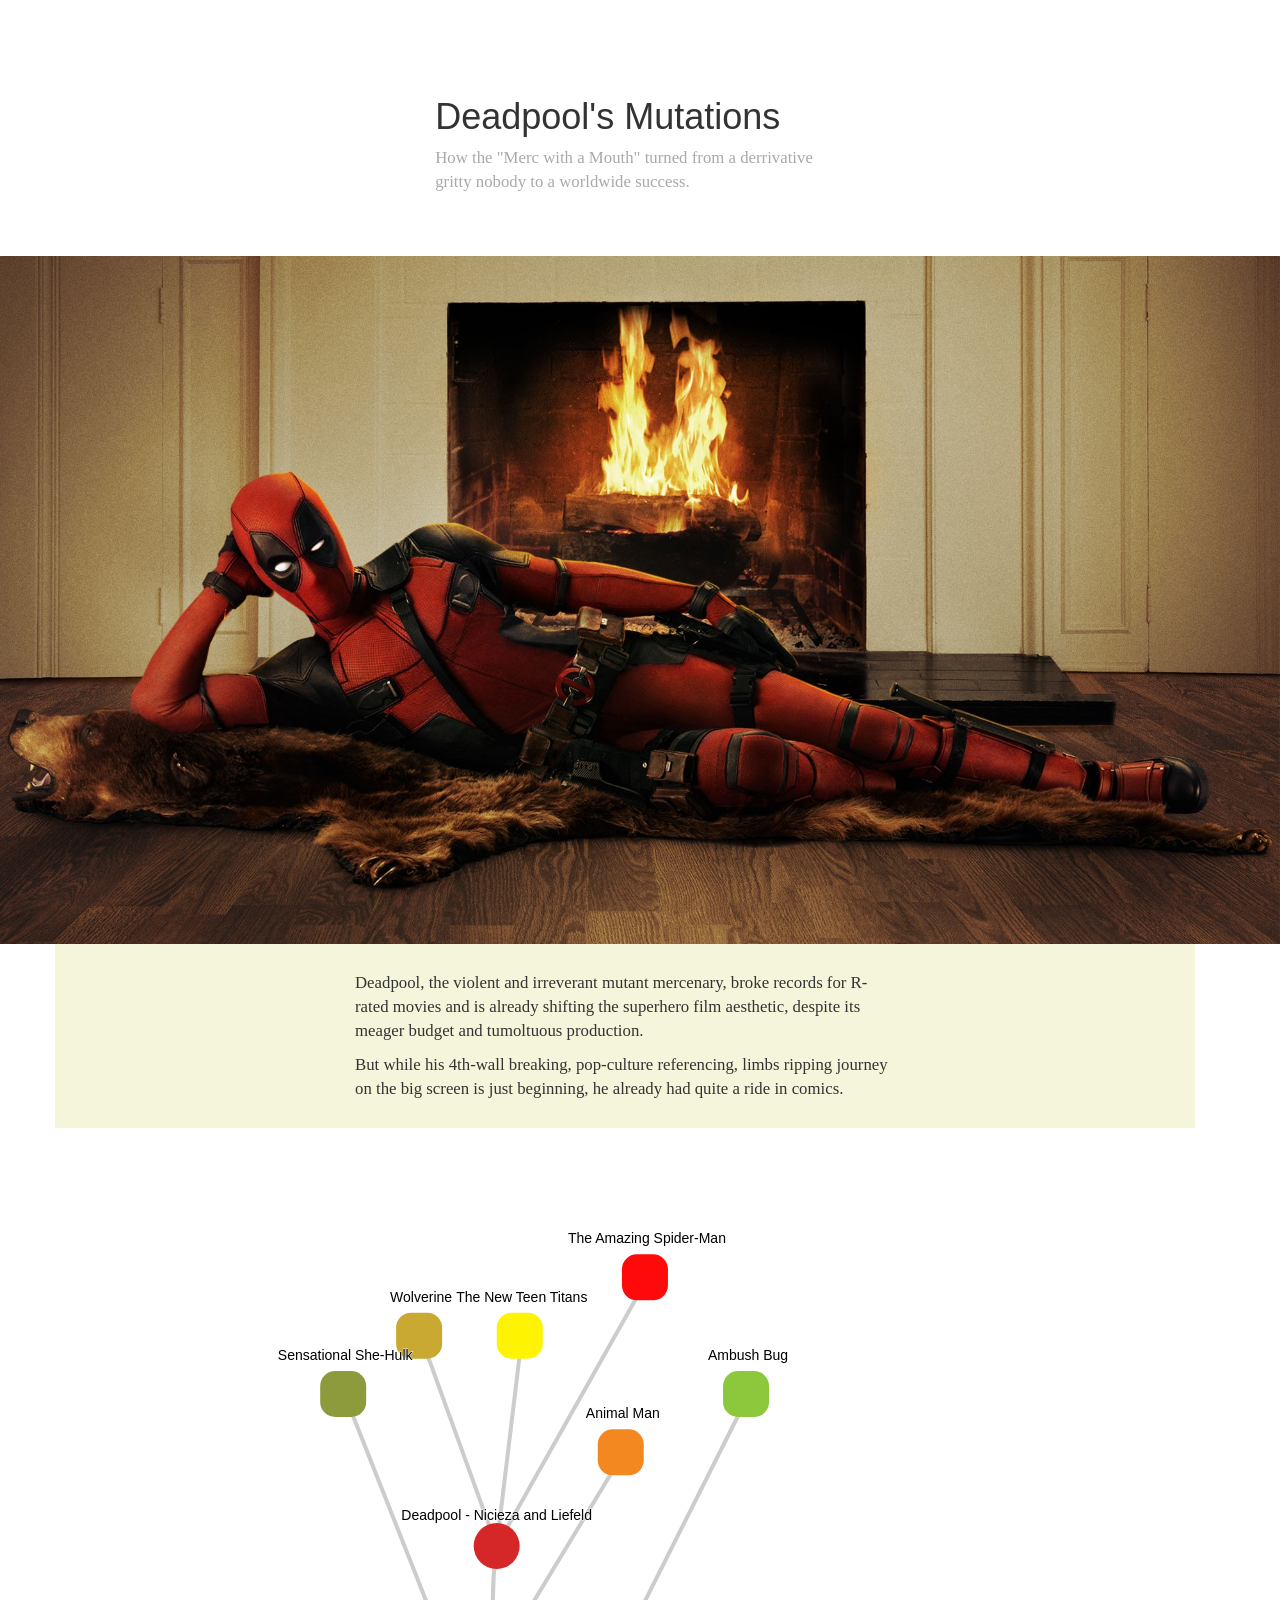
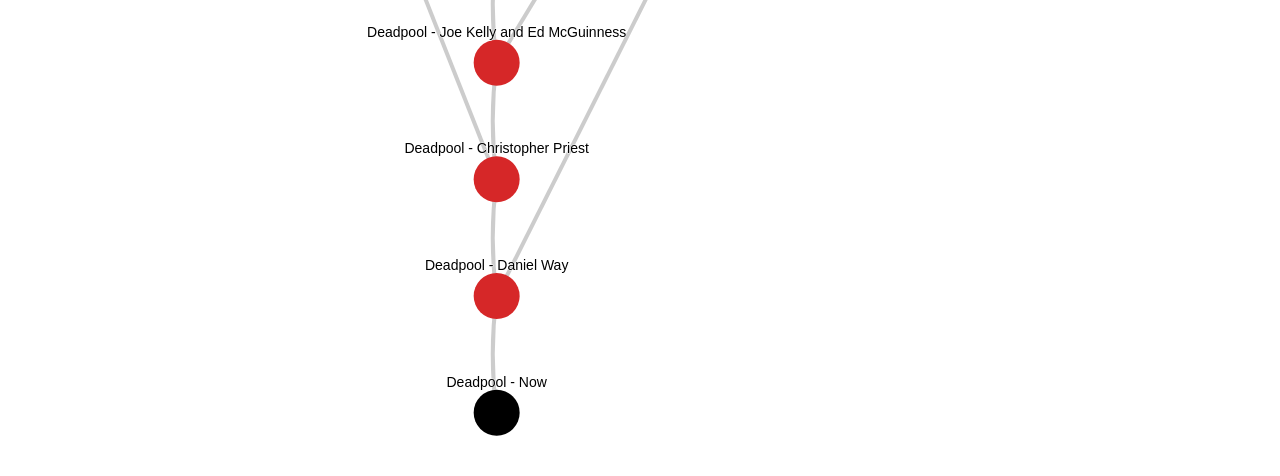
<file: index.html>
<!DOCTYPE html>
<html lang="ro-RO">

<head>
	<title>Timeline</title>
    <meta name="viewport" content="width=device-width, initial-scale=1">
    <meta charset="utf-8">
	    
    
	<link rel="stylesheet" href="css/bootstrap.min.css">
    <link rel="stylesheet" href="css/style.css">         	
    
    <script src="js/jquery-2.2.0.min.js"></script>
    <script src="js/jquery.mobile.custom.min.js"></script>  
    <script src="js/d3.v3.js"></script>
    <script src="js/dataset.js"></script>
    <script src="js/dynamic_text_eng.js"></script>
    <script src="js/plot_interaction.js"></script>
	<script src="js/bootstrap.min.js"></script>
    <script src="js/script.js"></script>
    <script src="js/velocity.min.js"></script>
    
</head>

<body>
	<div id="title">
        <div class="row">
            <h1 class="col-md-4 col-md-offset-4">Deadpool's Mutations</h1>
        </div>
        <div class="row">
            <p class="col-md-4 col-md-offset-4">How the "Merc with a Mouth" turned from a derrivative gritty nobody to a worldwide success.</p>
        </div>
	</div>    
    
    <div id="cover">
        <img src="assets/deadpool_cover.jpg"/>
    </div> 
       
	<div class="container">            
        
        <div class="row" style="background: beige">
			<div  class="col-md-6 col-md-offset-3 novertical">
				<div id="section1-text">
                    <p>Deadpool, the violent and irreverant mutant mercenary, broke records for R-rated movies and is already shifting the superhero film aesthetic, despite its meager budget and tumoltuous production.</p>
                    <p>But while his 4th-wall breaking, pop-culture referencing, limbs ripping journey on the big screen is just beginning, he already had quite a ride in comics.</p>
				</div>
			</div>
        </div>
        
        <div class="row">
            <div class="col-md-8" id="drawing_area">
                <script src="js/plot_data_force.js"></script>
                <script src="js/plot_interaction.js"></script>
            </div>
            <div id="writing_area" class="col-md-4">                
                <div id="detail_text" class="affix carousel slide" data-ride="carousel" data-interval="false">                    
                </div>
            </div>
        </div>    
        
    </div>    
    <div id="footer"></div>
</body>

</html>
</file>
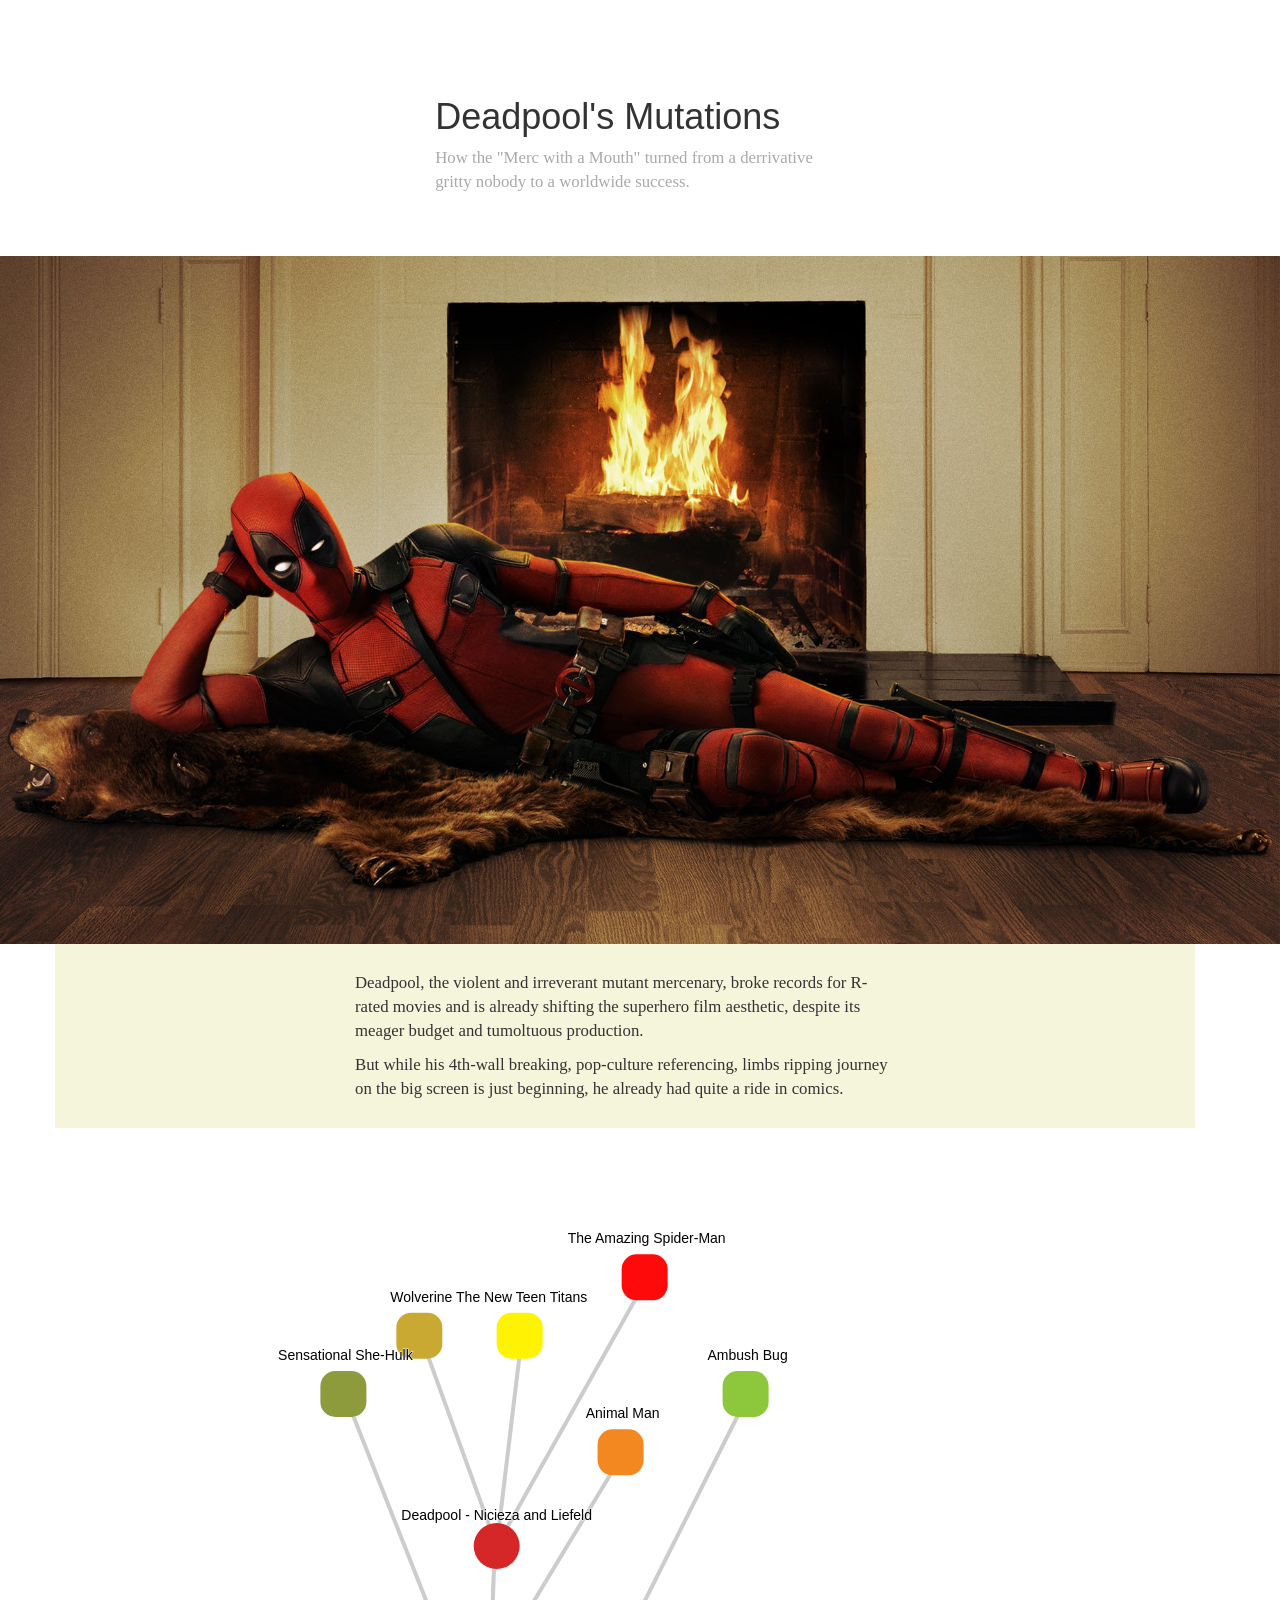
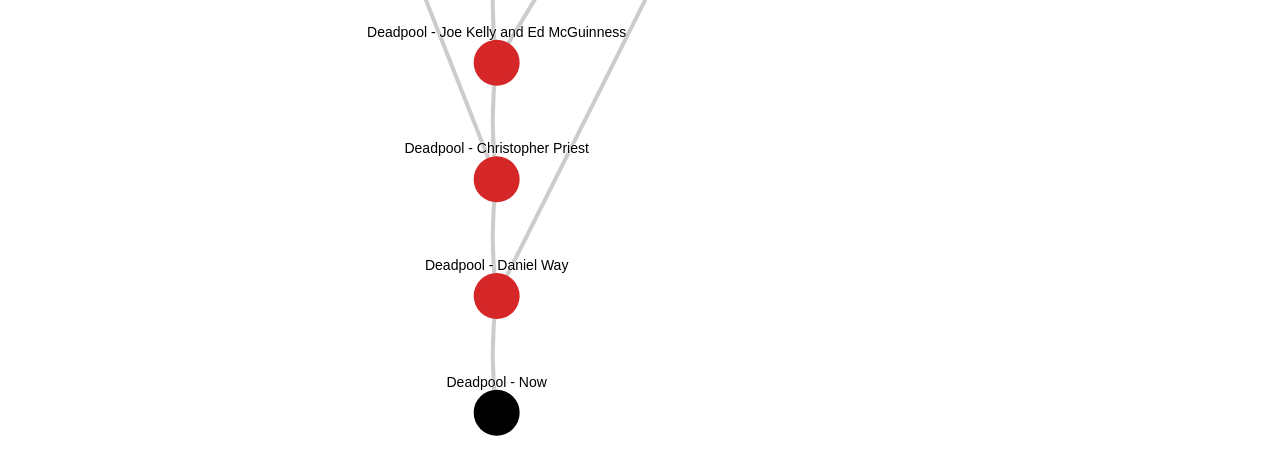
<file: timeline.html>
<!DOCTYPE html>
<html lang="ro-RO">

<head>
	<title>Timeline</title>
    <meta name="viewport" content="width=device-width, initial-scale=1">
    <meta charset="utf-8">
	    
    
	<link rel="stylesheet" href="css/bootstrap.min.css">
    <link rel="stylesheet" href="css/style.css">         	
    
    <script src="js/jquery-2.2.0.min.js"></script>
    <script src="js/jquery.mobile.custom.min.js"></script>  
    <script src="js/d3.v3.js"></script>
    <script src="js/dataset.js"></script>
    <script src="js/dynamic_text_eng.js"></script>
    <script src="js/plot_interaction.js"></script>
	<script src="js/bootstrap.min.js"></script>
    <script src="js/script.js"></script>
    <script src="js/velocity.min.js"></script>
    
</head>

<body>
	<div id="title">
        <div class="row">
            <h1 class="col-md-4 col-md-offset-4">Deadpool's Mutations</h1>
        </div>
        <div class="row">
            <p class="col-md-4 col-md-offset-4">How the "Merc with a Mouth" turned from a derrivative gritty nobody to a worldwide success.</p>
        </div>
	</div>    
    
    <div id="cover">
        <img src="assets/deadpool_cover.jpg"/>
    </div> 
       
	<div class="container">            
        
        <div class="row" style="background: beige">
			<div  class="col-md-6 col-md-offset-3 novertical">
				<div id="section1-text">
                    <p>Deadpool, the violent and irreverant mutant mercenary, broke records for R-rated movies and is already shifting the superhero film aesthetic, despite its meager budget and tumoltuous production.</p>
                    <p>But while his 4th-wall breaking, pop-culture referencing, limbs ripping journey on the big screen is just beginning, he already had quite a ride in comics.</p>
				</div>
			</div>
        </div>
        
        <div class="row">
            <div class="col-md-8" id="drawing_area">
                <script src="js/plot_data_force.js"></script>
                <script src="js/plot_interaction.js"></script>
            </div>
            <div id="writing_area" class="col-md-4">                
                <div id="detail_text" class="affix carousel slide" data-ride="carousel" data-interval="false">                    
                </div>
            </div>
        </div>    
        
    </div>    
    
    <div id="preloaded-images">
        <img src="assets/deathstroke.jpg" width="1" height="1" alt="Image 01" />
        <img src="assets/deathstroke2.jpg" width="1" height="1" alt="Image 02" />
        <img src="assets/deathstroke3.jpg" width="1" height="1" alt="Image 03" />
        
        <img src="assets/spiderman.jpg" width="1" height="1" alt="Image 01" />
                
        <img src="assets/wolverine1.jpg" width="1" height="1" alt="Image 02" />
        <img src="assets/wolverine2.jpg" width="1" height="1" alt="Image 03" />
        
        <img src="assets/deadpoolv11.jpg" width="1" height="1" alt="Image 01" />
        <img src="assets/deadpoolv12.jpg" width="1" height="1" alt="Image 02" />
        <img src="assets/deadpoolv13.jpg" width="1" height="1" alt="Image 03" />
        
        <img src="assets/animalman1.jpg" width="1" height="1" alt="Image 01" />
        <img src="assets/animalman2.jpg" width="1" height="1" alt="Image 02" />       
        
        <img src="assets/deadpoolv21.jpg" width="1" height="1" alt="Image 01" />
        <img src="assets/deadpoolv22.jpg" width="1" height="1" alt="Image 02" />
        <img src="assets/deadpoolv23.jpg" width="1" height="1" alt="Image 03" /> 
        <img src="assets/deadpoolv24.jpg" width="1" height="1" alt="Image 02" />
        <img src="assets/deadpoolv25.jpg" width="1" height="1" alt="Image 03" />
        
        <img src="assets/shehulk1.jpg" width="1" height="1" alt="Image 01" />
        <img src="assets/shehulk2.jpg" width="1" height="1" alt="Image 02" />        
        
        <img src="assets/deadpoolv251.png" width="1" height="1" alt="Image 01" />
        <img src="assets/deadpoolv252.png" width="1" height="1" alt="Image 02" />
        
        <img src="assets/ambushbug.jpg" width="1" height="1" alt="Image 01" />
        
        <img src="assets/deadpoolv31.jpg" width="1" height="1" alt="Image 01" />
        <img src="assets/deadpoolv32.jpg" width="1" height="1" alt="Image 02" />
        <img src="assets/deadpoolv33.jpg" width="1" height="1" alt="Image 03" /> 
        <img src="assets/deadpoolv34.jpg" width="1" height="1" alt="Image 02" />
                
        <img src="assets/deadpoolv41.jpg" width="1" height="1" alt="Image 01" />
        <img src="assets/deadpoolv42.jpg" width="1" height="1" alt="Image 02" />
        <img src="assets/deadpoolv43.png" width="1" height="1" alt="Image 03" /> 
        <img src="assets/deadpoolv44.jpg" width="1" height="1" alt="Image 02" />
        <img src="assets/deadpoolv45.jpg" width="1" height="1" alt="Image 02" />
    </div>
       
</body>

</html>
</file>
<file: css/style.css>
path{
    stroke:#ccc;
    stroke-width: 5px;
    fill:none;
}

p {
    font-family: Cambria, Cochin, Georgia, Times, Times New Roman, serif;
    font-size: 1.2em;
}

.row{
    width: 100%;
}

.carousel-caption{
    background: rgba(0,0,0,0.5);
    right: 0%;
    left: 0%;
    padding-bottom: 6%;
    padding-left: 3%;
    padding-right: 3%;
    bottom:0%;
}

.carousel-caption:hover{
    background: rgba(0,0,0,0.7);
    right: 0%;
    left: 0%;
    padding-bottom: 6%;
    bottom:0%;
}

.carousel-caption p{
    font-family: 'Gill Sans', 'Gill Sans MT', Calibri, 'Trebuchet MS', sans-serif;
    font-size: 1em;
}

.carousel-indicators{
    bottom: 3%;;
}

.carousel-indicators:hover ~ .carousel-inner > .item.active > .carousel-caption {
    background: rgba(0,0,0,0.7);
}

img:hover + .carousel-caption {
    visibility: hidden;
}

.fake_column {
    background-color: grey;
}

.mobile_writing_area {
        margin-left: '0px';
        margin-right: '0px';
        padding-left: '0px';
        padding-right: '0px';
        width: '100vw';
}

#title {
    margin-top: 6%;    
    margin-bottom: 4%;
    margin-left: 1%;    
}

#title p{
    font-size: larger;
    color: darkgray;
}

#cover img{
    width: 100%;
}

#section1-text{
    margin-top: 5%;
    margin-bottom: 5%;
}

#drawing_area{
    margin-top: 6%;    
}

#detail_text{
    
    color: white;
    top: 15%;
    width: inherit;
    
}

#invisible{
    visibility: hidden;
}

#deadpoolv5_invisible{
    visibility: hidden;
}

div#preloaded-images {
   position: absolute;
   overflow: hidden;
   left: -9999px; 
   top: -9999px;
   height: 1px;
   width: 1px;
}
</file>
